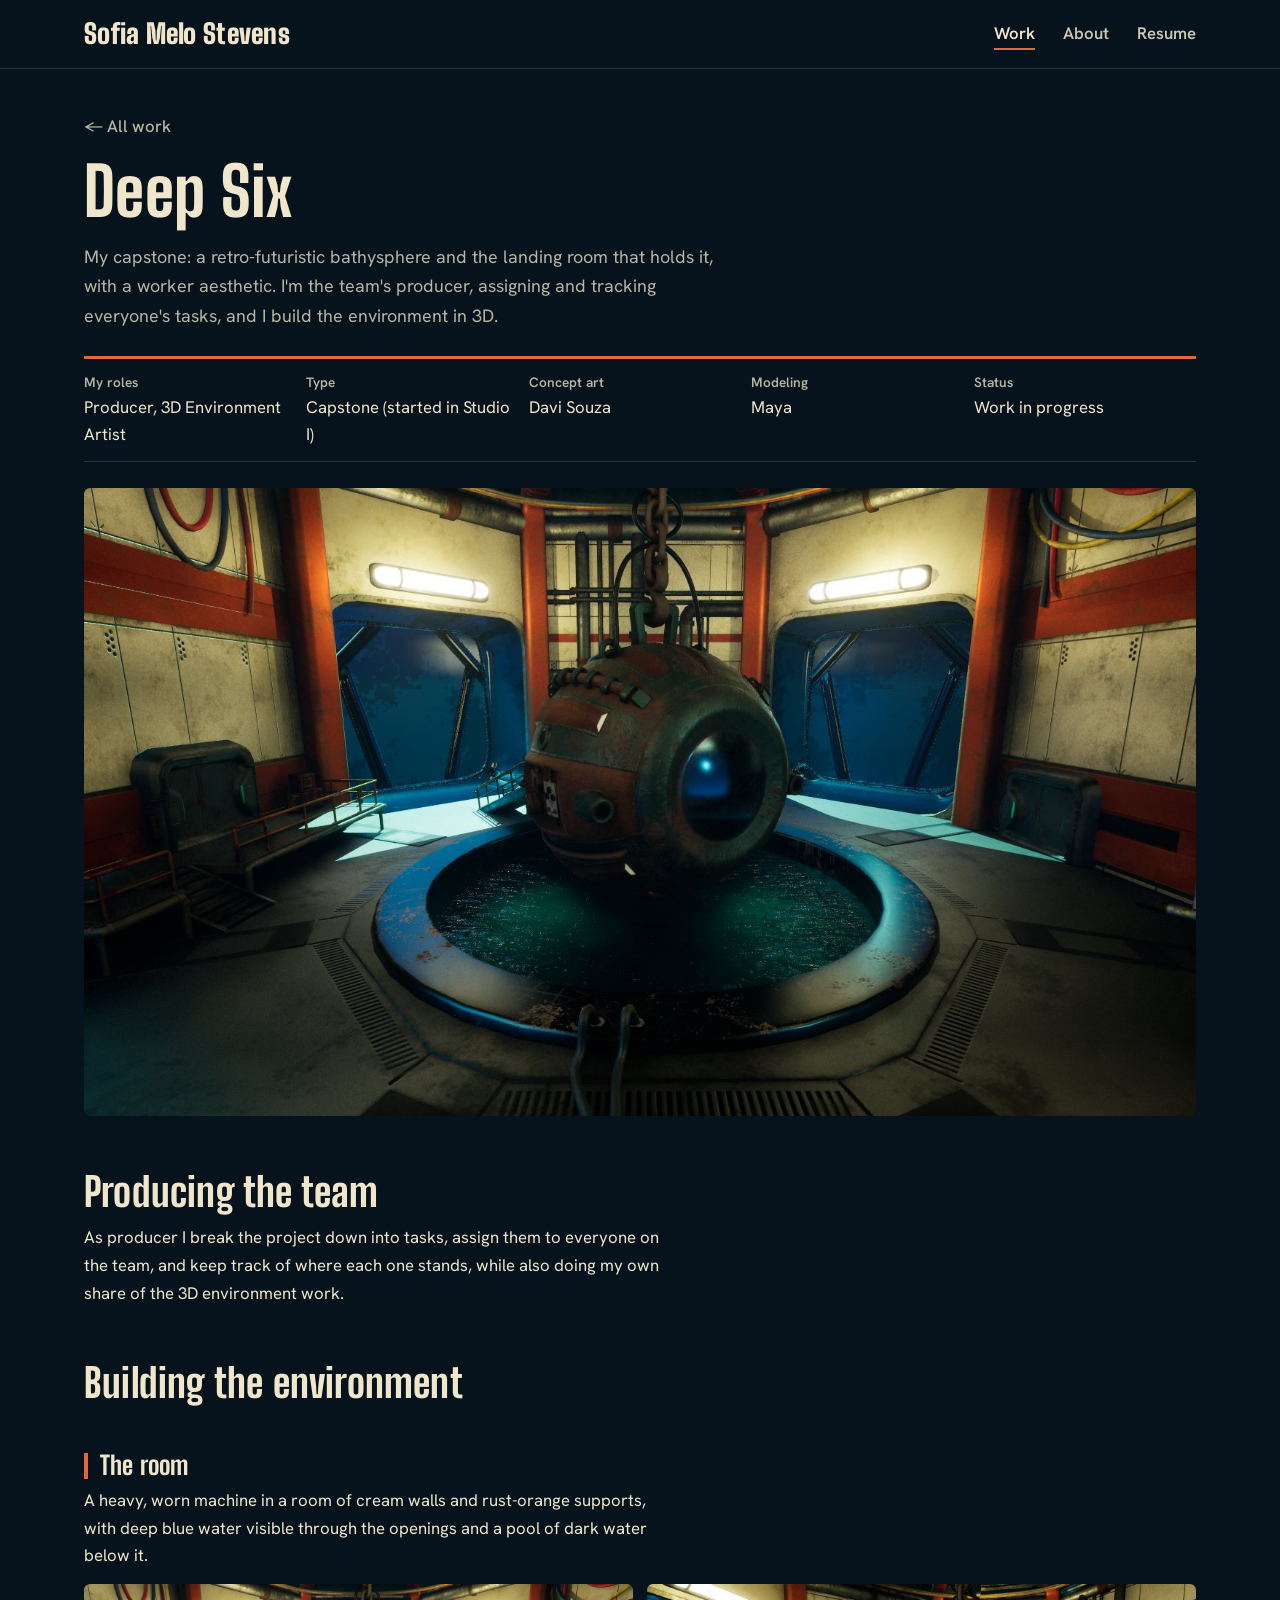
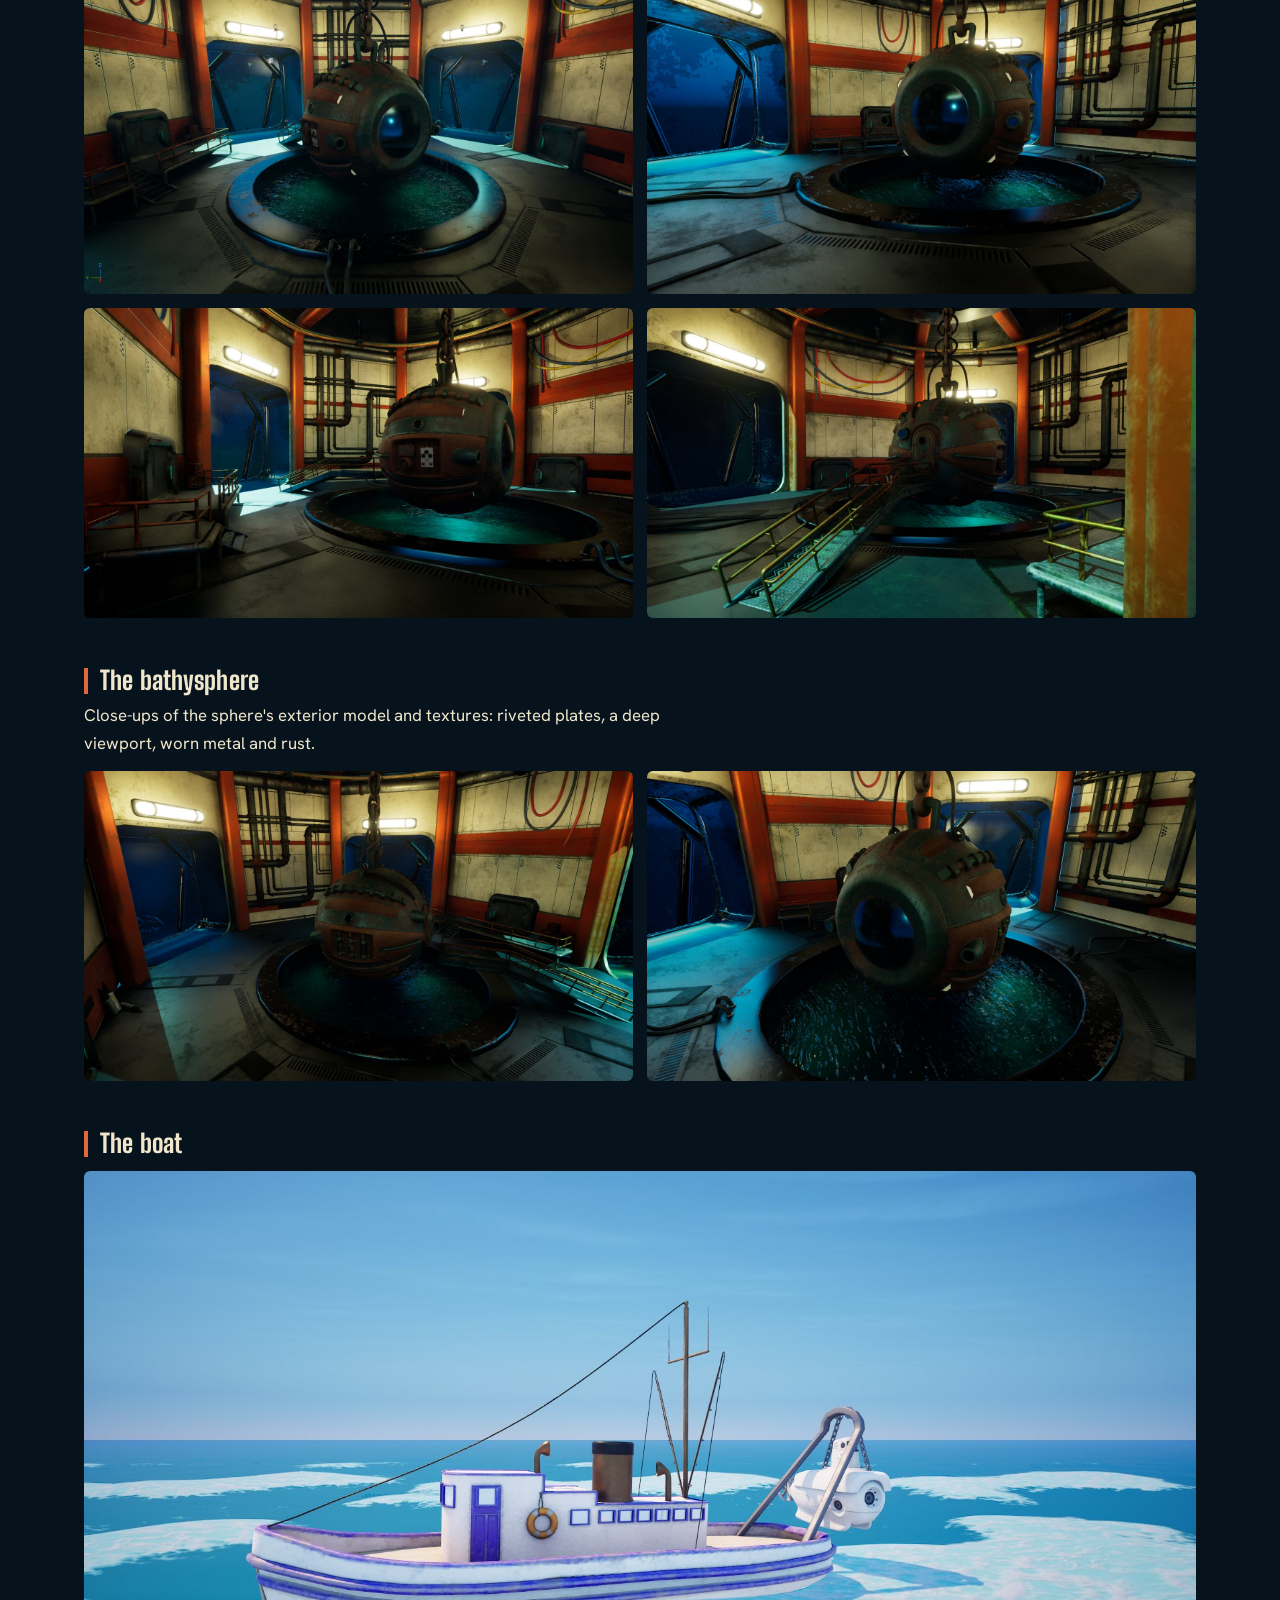
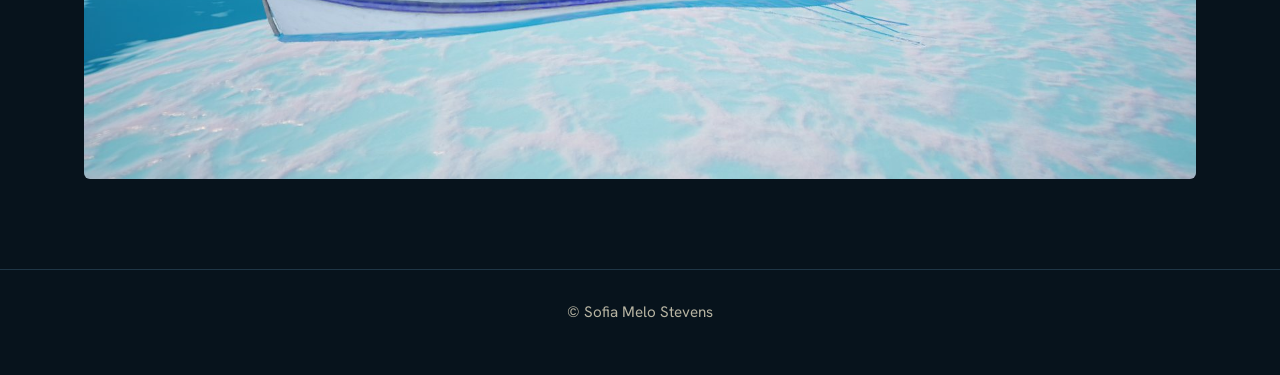
<file: bathysphere.html>
<!doctype html>
<html lang="en">
<head>
<meta charset="utf-8">
<meta name="viewport" content="width=device-width, initial-scale=1">
<title>Deep Six | Sofia Melo Stevens</title>
<link rel="stylesheet" href="style.css">
</head>
<body>
<header class="site"><div class="inner">
  <a class="brand" href="index.html">Sofia Melo Stevens</a>
  <nav>
    <a class="active" href="index.html">Work</a>
    <a href="about.html">About</a>
    <a href="resume.html">Resume</a>
  </nav>
</div></header>

<main>
  <a class="back" href="index.html">&larr; All work</a>
  <h1>Deep Six</h1>
  <p class="lead">My capstone: a retro-futuristic bathysphere and the landing room that holds it, with a worker aesthetic. I'm the team's producer, assigning and tracking everyone's tasks, and I build the environment in 3D.</p>

  <div class="facts">
    <div class="fact"><b>My roles</b>Producer, 3D Environment Artist</div>
    <div class="fact"><b>Type</b>Capstone (started in Studio I)</div>
    <div class="fact"><b>Concept art</b>Davi Souza</div>
    <div class="fact"><b>Modeling</b>Maya</div>
    <div class="fact"><b>Status</b>Work in progress</div>
  </div>

  <img class="hero-img" src="images/bathy-2.jpg" alt="Bathysphere hanging over the landing pool">

  <h2>Producing the team</h2>
  <p>As producer I break the project down into tasks, assign them to everyone on the team, and keep track of where each one stands, while also doing my own share of the 3D environment work.</p>

  <h2>Building the environment</h2>
  <div class="step">
    <h3>The room</h3>
    <p>A heavy, worn machine in a room of cream walls and rust-orange supports, with deep blue water visible through the openings and a pool of dark water below it.</p>
    <div class="gallery wide">
      <img src="images/bathy-1.jpg" alt="Bathysphere front view" loading="lazy">
      <img src="images/bathy-3.jpg" alt="Bathysphere side view" loading="lazy">
      <img src="images/bathy-4.jpg" alt="Landing dock room, wide shot" loading="lazy">
      <img src="images/bathy-5.jpg" alt="Landing dock ramp and railings" loading="lazy">
    </div>

    <h3>The bathysphere</h3>
    <p>Close-ups of the sphere's exterior model and textures: riveted plates, a deep viewport, worn metal and rust.</p>
    <div class="gallery wide">
      <img src="images/bathy-6.jpg" alt="Bathysphere angled view" loading="lazy">
      <img src="images/bathy-7.jpg" alt="Bathysphere close-up" loading="lazy">
    </div>

    <h3>The boat</h3>
    <figure><img src="images/dock-boat.jpg" alt="White boat on open water with a submersible hanging from its crane" loading="lazy"></figure>
  </div>
</main>

<footer><p style="margin:0 auto">© Sofia Melo Stevens</p></footer>
</body>
</html>
</file>
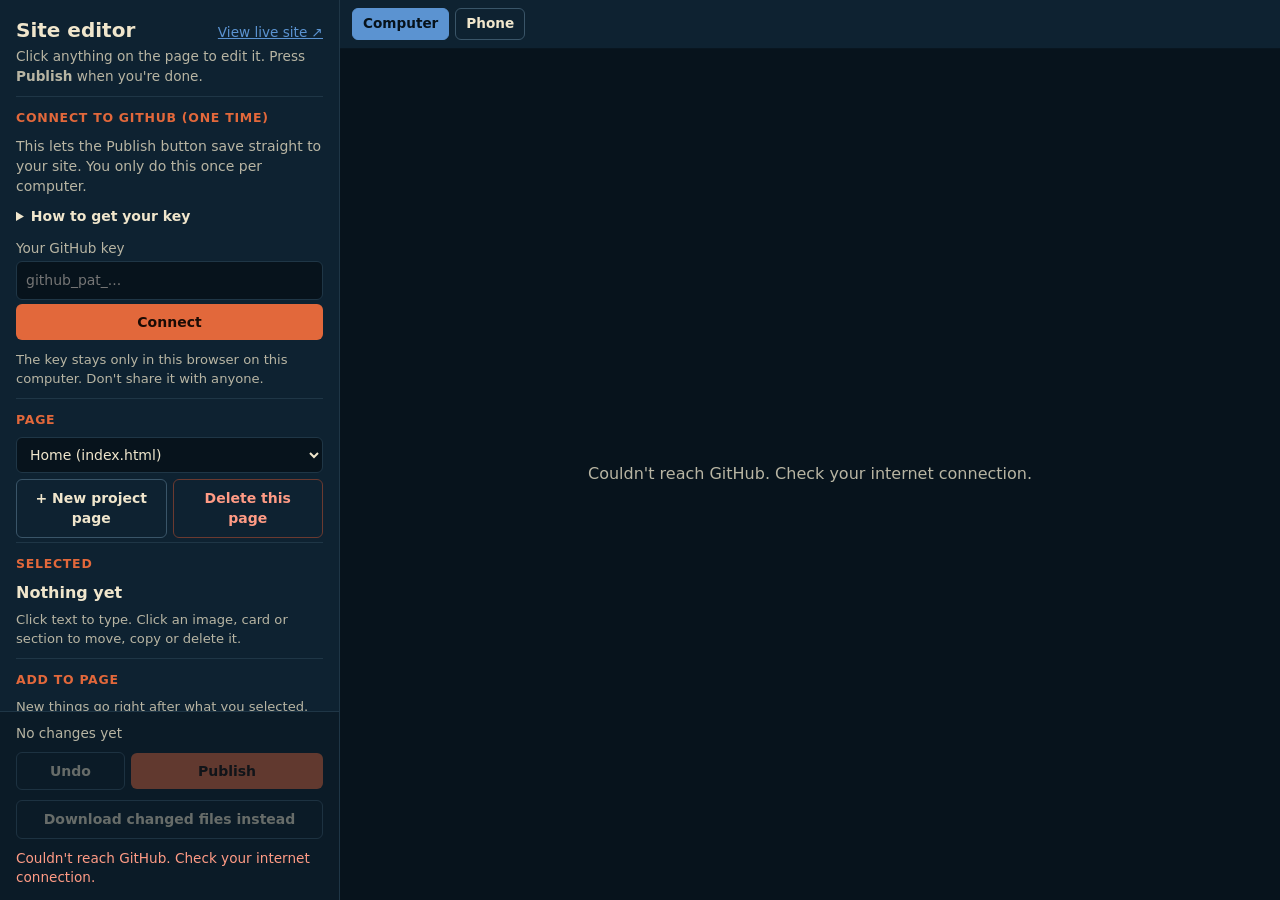
<file: editor.html>
<!doctype html>
<html lang="en">
<head>
<meta charset="utf-8">
<meta name="viewport" content="width=device-width, initial-scale=1">
<title>Site editor | Sofia Melo Stevens</title>
<meta name="robots" content="noindex">
<style>
  :root { --ink:#07131c; --panel:#0e2231; --panel2:#132b3c; --line:#1f3646; --cream:#f0e6cc; --soft:#b8b5a3; --rust:#e2683b; --rust2:#f58d62; --steel:#5b93d1; --good:#a3b650; }
  * { box-sizing: border-box; }
  html, body { height: 100%; margin: 0; }
  body { background: var(--ink); color: var(--cream); font: 14px/1.45 "Segoe UI", system-ui, sans-serif; display: grid; grid-template-columns: 340px 1fr; }
  aside { background: var(--panel); border-right: 1px solid var(--line); display: flex; flex-direction: column; height: 100vh; }
  .scroll { overflow-y: auto; padding: 16px 16px 24px; flex: 1; }
  h1 { font-size: 1.25rem; margin: 0; }
  .top { display: flex; align-items: baseline; justify-content: space-between; gap: 8px; }
  .top a { color: var(--steel); font-size: .85rem; }
  .sub { color: var(--soft); margin: 2px 0 10px; font-size: .85rem; }
  section.box { border-top: 1px solid var(--line); padding: 12px 0 4px; }
  h2 { font-size: .78rem; letter-spacing: .06em; text-transform: uppercase; color: var(--rust); margin: 0 0 8px; font-weight: 700; }
  p { margin: 6px 0; color: var(--soft); }
  label { display: block; font-size: .85rem; color: var(--soft); margin: 8px 0 3px; }
  select, button, input { font: inherit; }
  select, input[type=text], input[type=url], input[type=password] { width: 100%; padding: 8px 9px; background: var(--ink); color: var(--cream); border: 1px solid var(--line); border-radius: 6px; }
  input:focus, select:focus { outline: 2px solid var(--steel); outline-offset: 1px; }
  button { cursor: pointer; border: 0; border-radius: 6px; padding: 8px 11px; background: var(--rust); color: #1a0b05; font-weight: 700; }
  button:hover { background: var(--rust2); }
  button:disabled { opacity: .4; cursor: not-allowed; }
  button.ghost { background: transparent; color: var(--cream); border: 1px solid #3a5568; font-weight: 600; }
  button.ghost:hover:not(:disabled) { background: var(--line); }
  button.danger { background: transparent; color: #ff9b85; border: 1px solid #6b3a30; font-weight: 600; }
  button.danger:hover { background: #3a1d17; }
  button.full { width: 100%; margin: 4px 0; }
  .grid2 { display: grid; grid-template-columns: 1fr 1fr; gap: 6px; }
  .grid3 { display: grid; grid-template-columns: 1fr 1fr 1fr; gap: 6px; }
  .row { display: flex; gap: 6px; align-items: center; margin: 6px 0; }
  .row > * { flex: 1; }
  .row.colors label { margin: 0; flex: 2; }
  .row.colors input { flex: 0 0 46px; height: 30px; border: 1px solid var(--line); border-radius: 6px; background: var(--ink); padding: 2px; cursor: pointer; }
  .add button { background: var(--panel2); color: var(--cream); border: 1px solid var(--line); font-weight: 600; text-align: left; padding: 8px 10px; }
  .add button:hover { background: var(--line); }
  #selName { font-weight: 700; color: var(--cream); font-size: 1rem; margin: 0 0 4px; }
  .hint { font-size: .82rem; color: var(--soft); }
  .hidden { display: none !important; }
  details { margin: 6px 0; }
  summary { cursor: pointer; font-weight: 600; color: var(--cream); padding: 4px 0; }
  ol { padding-left: 18px; color: var(--soft); margin: 6px 0; }
  ol li { margin: 4px 0; }
  ol a, p a { color: var(--steel); }
  .card { background: var(--panel2); border: 1px solid var(--line); border-radius: 8px; padding: 10px 12px; margin: 8px 0; }
  .ok { color: var(--good); }
  .bad { color: #ff9b85; }
  footer.bar { border-top: 1px solid var(--line); padding: 12px 16px; background: #0b1b27; }
  #changes { font-size: .85rem; color: var(--soft); margin-bottom: 8px; max-height: 70px; overflow: auto; }
  #changes b { color: var(--rust2); }
  #status { font-size: .85rem; min-height: 1.2em; margin-top: 6px; color: var(--soft); }
  #status a { color: var(--steel); }
  .bar .row button { flex: 1; }
  #publish { flex: 2 !important; }
  .fmt button { font-family: Georgia, serif; }

  main { position: relative; height: 100vh; min-width: 0; display: flex; flex-direction: column; }
  .viewbar { display: flex; gap: 6px; align-items: center; padding: 8px 12px; border-bottom: 1px solid var(--line); background: var(--panel); }
  .viewbar button { padding: 5px 10px; font-size: .85rem; }
  .viewbar button.on, .viewbar button.on:hover { background: var(--steel); color: #06121b; border-color: var(--steel); }
  .viewbar .spacer { flex: 1; }
  .viewbar span { color: var(--soft); font-size: .85rem; }
  .stage { flex: 1; display: flex; justify-content: center; background: #050d13; overflow: hidden; }
  iframe { width: 100%; height: 100%; border: 0; background: var(--ink); transition: width .25s ease; }
  iframe.phone { width: 390px; border-left: 1px solid var(--line); border-right: 1px solid var(--line); }
  #loading { position: absolute; inset: 48px 0 0; display: flex; align-items: center; justify-content: center; background: rgba(7,19,28,.9); color: var(--soft); font-size: 1rem; z-index: 4; }
  #small { display: none; }
  @media (max-width: 900px) {
    body { display: block; }
    #small { display: block; padding: 40px 24px; }
    aside, main { display: none; }
  }
</style>
</head>
<body>
<div id="small">
  <h1>Use a laptop for this</h1>
  <p>The site editor needs a bigger screen. Open this page on a computer.</p>
</div>

<aside>
  <div class="scroll">
    <div class="top"><h1>Site editor</h1><a id="liveLink" href="#" target="_blank" rel="noopener">View live site ↗</a></div>
    <p class="sub">Click anything on the page to edit it. Press <b>Publish</b> when you're done.</p>

    <!-- one-time setup -->
    <section class="box" id="setup">
      <h2>Connect to GitHub (one time)</h2>
      <p>This lets the Publish button save straight to your site. You only do this once per computer.</p>
      <details>
        <summary>How to get your key</summary>
        <ol>
          <li>Open <a href="https://github.com/settings/personal-access-tokens/new" target="_blank" rel="noopener">GitHub → new fine-grained token</a> (sign in if asked).</li>
          <li><b>Token name:</b> Portfolio editor. <b>Expiration:</b> pick a custom date about a year out.</li>
          <li><b>Repository access:</b> Only select repositories → <b id="repoName">SofiaMeloStevens</b>.</li>
          <li><b>Permissions → Repository permissions → Contents:</b> Read and write.</li>
          <li>Click <b>Generate token</b>, copy it, and paste it below.</li>
        </ol>
      </details>
      <label for="token">Your GitHub key</label>
      <input type="password" id="token" placeholder="github_pat_..." autocomplete="off">
      <button class="full" id="connect">Connect</button>
      <p class="hint">The key stays only in this browser on this computer. Don't share it with anyone.</p>
      <div id="setupMsg" class="hint"></div>
    </section>

    <!-- page picker -->
    <section class="box">
      <h2>Page</h2>
      <select id="page" aria-label="Page to edit"></select>
      <div class="grid2" style="margin-top:6px">
        <button class="ghost" id="newPageBtn">+ New project page</button>
        <button class="danger" id="delPageBtn">Delete this page</button>
      </div>
      <div class="card hidden" id="newPageForm">
        <label for="npTitle">Project name</label>
        <input type="text" id="npTitle" placeholder="e.g. Coast Quest">
        <label for="npRole">Your role(s)</label>
        <input type="text" id="npRole" placeholder="e.g. Project Lead">
        <label style="display:flex;gap:8px;align-items:center;color:var(--cream)"><input type="checkbox" id="npCard" checked style="width:auto"> Add a card for it on the home page</label>
        <div class="grid2" style="margin-top:8px">
          <button id="npCreate">Create page</button>
          <button class="ghost" id="npCancel">Cancel</button>
        </div>
      </div>
    </section>

    <!-- selection -->
    <section class="box" id="selBox">
      <h2>Selected</h2>
      <p id="selName">Nothing yet</p>
      <p class="hint" id="selHint">Click text to type. Click an image, card or section to move, copy or delete it.</p>

      <div id="fmtTools" class="hidden">
        <div class="grid3 fmt">
          <button class="ghost" id="bBold" title="Bold (Ctrl+B)"><b>B</b></button>
          <button class="ghost" id="bItal" title="Italic (Ctrl+I)"><i>I</i></button>
          <button class="ghost" id="bLink" title="Turn selected words into a link">Link</button>
        </div>
        <p class="hint">Highlight words first, then press B, I or Link.</p>
      </div>

      <div id="imgTools" class="hidden">
        <button class="full" id="bReplace">Replace image</button>
        <p class="hint">Or drag a picture from your computer onto any image.</p>
        <label for="altText">Image description (for screen readers)</label>
        <input type="text" id="altText">
      </div>

      <div id="linkTools" class="hidden">
        <label for="linkUrl">Link goes to</label>
        <input type="url" id="linkUrl" list="pageList" placeholder="page.html or https://...">
        <datalist id="pageList"></datalist>
      </div>

      <div id="videoTools" class="hidden">
        <label for="videoUrl">YouTube or Vimeo link</label>
        <input type="url" id="videoUrl" placeholder="https://www.youtube.com/watch?v=...">
      </div>

      <div id="galTools" class="hidden">
        <button class="ghost full" id="bGalAdd">+ Add images to this gallery</button>
      </div>

      <div id="blockTools" class="hidden">
        <div class="grid2" style="margin-top:8px">
          <button class="ghost" id="bUp">↑ Move up</button>
          <button class="ghost" id="bDown">↓ Move down</button>
          <button class="ghost" id="bDup">Duplicate</button>
          <button class="danger" id="bDel">Delete</button>
        </div>
        <button class="ghost full" id="bParent">Select the bigger area around this</button>
      </div>
    </section>

    <!-- add -->
    <section class="box">
      <h2>Add to page</h2>
      <p class="hint" id="addHint">New things go right after what you selected.</p>
      <div class="grid2 add">
        <button data-add="card" id="addCard">Project card</button>
        <button data-add="step">Step section</button>
        <button data-add="h2">Big heading</button>
        <button data-add="p">Paragraph</button>
        <button data-add="ul">Bullet list</button>
        <button data-add="img">Image</button>
        <button data-add="figure">Image + caption</button>
        <button data-add="gallery">Image gallery</button>
        <button data-add="video">Video</button>
        <button data-add="facts">Facts box</button>
        <button data-add="callout">Callout box</button>
        <button data-add="phase">Part label</button>
        <button data-add="story">Quote</button>
        <button data-add="btn">Button</button>
        <button data-add="hr">Divider line</button>
      </div>
    </section>

    <!-- colors -->
    <section class="box">
      <details>
        <summary>Site colors</summary>
        <p class="hint">These change every page.</p>
        <div class="row colors"><label for="c-ink">Background</label><input type="color" id="c-ink" data-var="--ink"></div>
        <div class="row colors"><label for="c-panel">Panels</label><input type="color" id="c-panel" data-var="--panel"></div>
        <div class="row colors"><label for="c-cream">Text</label><input type="color" id="c-cream" data-var="--cream"></div>
        <div class="row colors"><label for="c-rust">Accent (buttons, lines)</label><input type="color" id="c-rust" data-var="--rust"></div>
        <div class="row colors"><label for="c-steel">Second accent</label><input type="color" id="c-steel" data-var="--steel"></div>
        <button class="ghost full" id="cReset">Reset colors</button>
      </details>
      <details>
        <summary>Move images off Wix</summary>
        <p class="hint">Some images still load from your old Wix site. If you close Wix they'll break. This copies them into your own site.</p>
        <button class="ghost full" id="wixBtn">Find and copy Wix images</button>
        <div id="wixMsg" class="hint"></div>
      </details>
      <details>
        <summary>Help</summary>
        <ol>
          <li><b>Text:</b> click and type. Enter makes a new paragraph or bullet. Shift+Enter makes a line break.</li>
          <li><b>Images:</b> click one, then Replace image. Big photos are shrunk automatically so the site stays fast.</li>
          <li><b>Moving things:</b> click it, then Move up or Move down. To move a whole section, use "Select the bigger area".</li>
          <li><b>More bullets, facts or tags:</b> click one and press Duplicate.</li>
          <li><b>Switching pages</b> keeps your edits. Nothing is live until you press Publish.</li>
          <li>After publishing, the live site updates in about a minute. Refresh with Ctrl+Shift+R (Cmd+Shift+R on Mac).</li>
        </ol>
        <button class="ghost full" id="forget">Disconnect GitHub on this computer</button>
      </details>
    </section>
  </div>

  <footer class="bar">
    <div id="changes">No changes yet</div>
    <div class="row">
      <button class="ghost" id="undo" disabled>Undo</button>
      <button id="publish" disabled>Publish</button>
    </div>
    <button class="ghost full hidden" id="download">Download changed files instead</button>
    <div id="status"></div>
  </footer>
</aside>

<main>
  <div class="viewbar">
    <button class="ghost on" id="vDesk">Computer</button>
    <button class="ghost" id="vPhone">Phone</button>
    <span class="spacer"></span>
    <span id="pageLabel"></span>
  </div>
  <div class="stage"><iframe id="frame" title="Page preview"></iframe></div>
  <div id="loading">Loading…</div>
</main>

<input type="file" id="filePick" accept="image/*" class="hidden">

<script>
(() => {
"use strict";

/* ---------- where the site lives ---------- */
const DEFAULT = { owner: "smelos20", repo: "SofiaMeloStevens", branch: "main" };
const CFG = { ...DEFAULT };
if (location.hostname.endsWith(".github.io")) {
  CFG.owner = location.hostname.split(".")[0];
  const seg = location.pathname.split("/").filter(Boolean)[0];
  if (seg && !seg.endsWith(".html")) CFG.repo = seg;
}
const SITE = `https://${CFG.owner}.github.io/${CFG.repo}/`;
const API = "https://api.github.com";
const $ = id => document.getElementById(id);
$("liveLink").href = SITE;
$("repoName").textContent = CFG.repo;

/* ---------- small storage helpers ---------- */
const store = {
  get(k) { try { return localStorage.getItem(k); } catch { return null; } },
  set(k, v) { try { localStorage.setItem(k, v); } catch {} },
  del(k) { try { localStorage.removeItem(k); } catch {} }
};
let token = store.get("ed-token") || "";

/* ---------- state ---------- */
const files = new Map();     // path -> { baseline, current, isNew, deleted, exists }
const uploads = new Map();   // "images/x.jpg" -> { blob, url }
let pagePaths = [];
let current = null;          // path of the page being edited
let doc = null;              // iframe document
let sel = { el: null, block: null, img: null, link: null };
let history = [];
let lastRange = null;
let css = { baseline: "", current: "" };
let dirtyTimer = null, snapTimer = null, typingSnap = false;

/* ---------- GitHub API ---------- */
async function gh(path, opts = {}) {
  const headers = { Accept: "application/vnd.github+json" };
  if (token) headers.Authorization = "Bearer " + token;
  if (opts.body) headers["Content-Type"] = "application/json";
  const res = await fetch(API + path, { method: opts.method || "GET", headers, body: opts.body ? JSON.stringify(opts.body) : undefined, cache: "no-store" });
  if (!res.ok) {
    let msg = res.status + "";
    try { msg = (await res.json()).message || msg; } catch {}
    const e = new Error(msg); e.status = res.status; throw e;
  }
  return res.status === 204 ? null : res.json();
}
const repoPath = p => `/repos/${CFG.owner}/${CFG.repo}${p}`;
function b64ToText(b64) {
  const bin = atob(b64.replace(/\n/g, ""));
  const bytes = new Uint8Array(bin.length);
  for (let i = 0; i < bin.length; i++) bytes[i] = bin.charCodeAt(i);
  return new TextDecoder().decode(bytes);
}
async function blobToB64(blob) {
  const bytes = new Uint8Array(await blob.arrayBuffer());
  let bin = "";
  for (let i = 0; i < bytes.length; i += 0x8000) bin += String.fromCharCode.apply(null, bytes.subarray(i, i + 0x8000));
  return btoa(bin);
}
async function readRepoFile(path) {
  const r = await gh(repoPath(`/contents/${encodeURI(path)}?ref=${CFG.branch}&t=${Date.now()}`));
  return b64ToText(r.content);
}
function friendlyError(e) {
  if (e.status === 401) return "GitHub didn't accept your key. It may have expired. Make a new one and connect again.";
  if (e.status === 403 && /rate limit/i.test(e.message)) return "GitHub is limiting requests right now. Connect your key (it raises the limit) or wait a few minutes.";
  if (e.status === 403 || e.status === 404) return "Your key can't reach the " + CFG.repo + " repo. Check that the key has that repo selected and Contents set to Read and write.";
  if (e instanceof TypeError) return "Couldn't reach GitHub. Check your internet connection.";
  return "Something went wrong: " + e.message;
}

/* ---------- setup ---------- */
function showSetup() {
  $("setup").classList.toggle("hidden", !!token);
  $("download").classList.toggle("hidden", !!token);
  refreshChanges();
}
$("connect").onclick = async () => {
  const t = $("token").value.trim();
  if (!t) { $("setupMsg").innerHTML = '<span class="bad">Paste your key first.</span>'; return; }
  token = t;
  $("setupMsg").textContent = "Checking…";
  try {
    const r = await gh(repoPath(""));
    if (r.permissions && !r.permissions.push) throw Object.assign(new Error("no push"), { status: 403 });
    store.set("ed-token", t);
    $("setupMsg").innerHTML = '<span class="ok">Connected.</span>';
    $("token").value = "";
    showSetup();
    status("Connected to GitHub. You can publish now.", "ok");
  } catch (e) {
    token = "";
    $("setupMsg").innerHTML = '<span class="bad">' + friendlyError(e) + "</span>";
  }
};
$("forget").onclick = () => { store.del("ed-token"); token = ""; showSetup(); status("Disconnected on this computer."); };

/* ---------- status + changes ---------- */
function status(msg, cls) { $("status").innerHTML = msg ? `<span class="${cls || ""}">${msg}</span>` : ""; }
function syncCurrent() {
  if (doc && current && files.has(current)) files.get(current).current = serialize(doc);
}
function changedList() {
  syncCurrent();
  const out = [];
  for (const [p, f] of files) {
    if (f.deleted) { if (f.exists) out.push({ path: p, kind: "deleted" }); continue; }
    if (f.isNew) out.push({ path: p, kind: "new" });
    else if (f.current !== f.baseline) out.push({ path: p, kind: "edited" });
  }
  if (css.current !== css.baseline) out.push({ path: "style.css", kind: "colors" });
  return out;
}
function refreshChanges() {
  const list = changedList();
  const el = $("changes");
  if (!list.length) el.textContent = "No changes yet";
  else el.innerHTML = "<b>Not published yet:</b> " + list.map(c => c.path + (c.kind === "new" ? " (new)" : c.kind === "deleted" ? " (delete)" : "")).join(", ");
  $("publish").disabled = !list.length || !token;
  $("publish").title = token ? "" : "Connect to GitHub first (top of this panel)";
  $("download").disabled = !list.length;
  $("undo").disabled = !history.length;
}
function markDirty() {
  clearTimeout(dirtyTimer);
  dirtyTimer = setTimeout(refreshChanges, 400);
}
window.addEventListener("beforeunload", e => {
  if (changedList().length) { e.preventDefault(); e.returnValue = ""; }
});

/* ---------- page list ---------- */
async function loadPageList() {
  let names;
  try {
    const r = await gh(repoPath(`/contents/?ref=${CFG.branch}&t=${Date.now()}`));
    names = r.filter(x => x.type === "file" && x.name.endsWith(".html") && x.name !== "editor.html").map(x => x.name);
  } catch (e) {
    status(friendlyError(e), "bad");
    names = ["index.html"];
  }
  pagePaths = names;
  for (const n of names) if (!files.has(n)) files.set(n, { exists: true });
  fillPageSelect();
}
function pageTitle(p) {
  const f = files.get(p);
  const html = f && (f.current || f.baseline);
  const m = html && html.match(/<title>([^<|]*)/i);
  if (p === "index.html") return "Home (index.html)";
  return (m ? m[1].trim() : p.replace(".html", "")) + " (" + p + ")";
}
function fillPageSelect() {
  const s = $("page");
  const all = [...files.keys()].filter(p => !files.get(p).deleted);
  all.sort((a, b) => (a === "index.html" ? -1 : b === "index.html" ? 1 : a.localeCompare(b)));
  s.innerHTML = all.map(p => `<option value="${p}">${pageTitle(p)}</option>`).join("");
  if (current) s.value = current;
  $("pageList").innerHTML = all.map(p => `<option value="${p}">`).join("") + '<option value="mailto:sofiamelos.art@gmail.com">';
}
$("page").onchange = () => openPage($("page").value);

/* ---------- open + render ---------- */
async function getPageHtml(p) {
  const f = files.get(p) || {};
  if (f.current != null) return f.current;
  const raw = await readRepoFile(p);
  f.raw = raw; files.set(p, f);
  return raw;
}
async function openPage(p) {
  syncCurrent();
  $("loading").classList.remove("hidden");
  $("loading").textContent = "Loading " + p + "…";
  try {
    const html = await getPageHtml(p);
    current = p; history = [];
    await render(html);
    const f = files.get(p);
    if (f.baseline == null) { f.baseline = serialize(doc); f.current = f.baseline; }
    $("pageLabel").textContent = p;
    $("page").value = p;
    $("delPageBtn").disabled = p === "index.html";
    $("addCard").classList.toggle("hidden", !doc.querySelector(".wall"));
    select(null);
    refreshChanges();
    $("loading").classList.add("hidden");
  } catch (e) {
    $("loading").textContent = friendlyError(e);
  }
}
function render(html) {
  return new Promise(resolve => {
    const frame = $("frame");
    const prepared = html.replace(/<head([^>]*)>/i, `<head$1><base href="${SITE}" data-ed>`);
    frame.onload = () => { doc = frame.contentDocument; instrument(); resolve(); };
    frame.srcdoc = prepared;
  });
}

/* ---------- making the page editable ---------- */
const TEXT = "h1,h2,h3,h4,p,li,figcaption,.fact,.pin span,.tags span,.phase,a.btn,a.back,.go,.social a,footer p";
const CONTAINERS = "main,section,.step,.wall,.gallery,.facts,ul,ol,.about,.about > div,.cover .copy,.cta,.callout,.tags";
const FLOW = "main:not(.flush),#work,.step,.about > div,.callout";
const EDITOR_CSS = `
  [contenteditable]{outline:1px dashed transparent;outline-offset:3px;cursor:text}
  [contenteditable]:hover{outline-color:rgba(91,147,209,.7)}
  [contenteditable]:focus{outline:2px solid #5b93d1;outline-offset:3px}
  .ed-sel{outline:2px solid #e2683b !important;outline-offset:6px;border-radius:4px}
  .ed-img{outline:3px solid #5b93d1 !important;outline-offset:2px}
  .ed-drop{outline:4px dashed #a3b650 !important}
  img{cursor:pointer}
  .video iframe{pointer-events:none}
  .tile:hover .art img{transform:none}
  [contenteditable]:empty::before{content:"Type here…";opacity:.45}
`;
function instrument() {
  // live colors + current stylesheet, so the preview always matches what will be published
  const link = doc.querySelector('link[rel="stylesheet"][href$="style.css"]');
  if (link && css.current) {
    link.disabled = true;
    const st = doc.createElement("style"); st.setAttribute("data-ed", "css"); st.textContent = css.current;
    link.after(st);
  }
  const ed = doc.createElement("style"); ed.setAttribute("data-ed", ""); ed.textContent = EDITOR_CSS;
  doc.head.appendChild(ed);
  makeEditable(doc.body);
  // show images that were uploaded but not published yet
  doc.querySelectorAll("img").forEach(img => {
    const src = img.getAttribute("src");
    if (uploads.has(src)) { img.setAttribute("data-ed-src", src); img.src = uploads.get(src).url; }
  });
  if (!doc.edBound) bindDoc();
}
function makeEditable(root) {
  root.querySelectorAll(TEXT).forEach(el => {
    if (el.closest("header")) return;
    if (el.parentElement && el.parentElement.closest("[contenteditable]")) return;
    el.setAttribute("contenteditable", "true");
    el.setAttribute("spellcheck", "true");
  });
}
function serialize(d) {
  const root = d.documentElement.cloneNode(true);
  root.querySelectorAll("[data-ed]").forEach(n => n.remove());
  root.querySelectorAll("link[disabled]").forEach(n => n.removeAttribute("disabled"));
  root.querySelectorAll("[contenteditable]").forEach(n => { n.removeAttribute("contenteditable"); n.removeAttribute("spellcheck"); });
  root.querySelectorAll(".ed-sel,.ed-img,.ed-drop").forEach(n => { n.classList.remove("ed-sel", "ed-img", "ed-drop"); if (!n.className) n.removeAttribute("class"); });
  root.querySelectorAll("img[data-ed-src]").forEach(n => { n.setAttribute("src", n.getAttribute("data-ed-src")); n.removeAttribute("data-ed-src"); });
  return "<!doctype html>\n" + root.outerHTML;
}

/* ---------- events inside the page ---------- */
function bindDoc() {
  // the iframe document is replaced on every render, so bind each time
  doc.edBound = true;
  doc.addEventListener("click", e => {
    const a = e.target.closest("a");
    if (a) e.preventDefault();
    select(e.target);
  }, true);
  doc.addEventListener("input", () => {
    if (!typingSnap) { typingSnap = true; } // text edits get their own undo step below
    clearTimeout(snapTimer); snapTimer = setTimeout(() => { typingSnap = false; }, 1500);
    markDirty();
  });
  doc.addEventListener("beforeinput", () => { if (!typingSnap) snapshot(); });
  doc.addEventListener("keydown", onKey);
  doc.addEventListener("paste", e => {
    const t = e.target.closest && e.target.closest("[contenteditable]");
    if (!t) return;
    const files = [...(e.clipboardData.files || [])].filter(f => f.type.startsWith("image/"));
    if (files.length && sel.img) { e.preventDefault(); replaceImage(sel.img, files[0]); return; }
    e.preventDefault();
    doc.execCommand("insertText", false, e.clipboardData.getData("text/plain"));
  });
  doc.addEventListener("selectionchange", () => {
    const s = doc.getSelection();
    if (s && s.rangeCount && !s.isCollapsed) lastRange = s.getRangeAt(0).cloneRange();
  });
  doc.addEventListener("dragover", e => {
    const img = dropTarget(e.target);
    if (img && e.dataTransfer.types.includes("Files")) { e.preventDefault(); doc.querySelectorAll(".ed-drop").forEach(n => n.classList.remove("ed-drop")); img.classList.add("ed-drop"); }
  });
  doc.addEventListener("dragleave", e => { const img = dropTarget(e.target); if (img) img.classList.remove("ed-drop"); });
  doc.addEventListener("drop", e => {
    const img = dropTarget(e.target);
    doc.querySelectorAll(".ed-drop").forEach(n => n.classList.remove("ed-drop"));
    if (!img) return;
    e.preventDefault();
    const f = [...e.dataTransfer.files].find(f => f.type.startsWith("image/"));
    if (f) { select(img); replaceImage(img, f); }
  });
}
function dropTarget(t) {
  if (!t || !t.closest) return null;
  if (t.tagName === "IMG") return t;
  const b = t.closest(".tile,figure,.cover");
  return b ? b.querySelector("img") : null;
}
function onKey(e) {
  const el = e.target.closest && e.target.closest("[contenteditable]");
  if (!el) return;
  if (e.key === "Enter" && !e.shiftKey) {
    e.preventDefault();
    const tag = el.tagName;
    const inCard = el.closest(".tile,.facts,.tags,figure");
    if ((tag === "LI" || (tag === "P" && !inCard && !el.querySelector("a.btn")))) {
      snapshot();
      const n = doc.createElement(tag);
      if (tag === "P" && el.classList.contains("story")) n.className = "story";
      // carry text after the caret into the new line
      const s = doc.getSelection();
      if (s.rangeCount) {
        const r = s.getRangeAt(0); r.deleteContents();
        const after = doc.createRange(); after.setStart(r.endContainer, r.endOffset); after.setEndAfter(el.lastChild || el);
        n.appendChild(after.extractContents());
      }
      n.setAttribute("contenteditable", "true"); n.setAttribute("spellcheck", "true");
      el.after(n);
      placeCaret(n, true);
      select(n);
      markDirty();
    }
  } else if (e.key === "Backspace" && el.textContent === "" && !el.querySelector("img")) {
    const prev = el.previousElementSibling;
    if ((el.tagName === "LI" || el.tagName === "P") && prev && prev.tagName === el.tagName && prev.isContentEditable) {
      e.preventDefault(); snapshot();
      el.remove(); placeCaret(prev, false); select(prev); markDirty();
    }
  }
}
function placeCaret(el, atStart) {
  el.focus();
  const r = doc.createRange(); r.selectNodeContents(el); r.collapse(atStart);
  const s = doc.getSelection(); s.removeAllRanges(); s.addRange(r);
}

/* ---------- selection ---------- */
function blockOf(el) {
  let n = el;
  while (n && n !== doc.body && n.nodeType === 1) {
    if (n.parentElement && n.parentElement.matches(CONTAINERS) && !n.matches("main,section#work,header,footer")) return n;
    n = n.parentElement;
  }
  return null;
}
function biggerBlock(b) {
  let n = b.parentElement;
  while (n && n !== doc.body) {
    if (n.parentElement && n.parentElement.matches(CONTAINERS) && !n.matches("main,section#work")) return n;
    n = n.parentElement;
  }
  return null;
}
function describe(el) {
  if (!el) return "Nothing yet";
  const m = [
    [".tile", "Project card"], [".cover", "Top banner"], [".step", "Step section"], [".gallery", "Image gallery"],
    ["figure", "Image with caption"], [".facts", "Facts box"], [".fact", "Fact"], [".callout", "Callout box"],
    [".video", "Video"], ["hr", "Divider line"], [".tags", "Tags"], [".tags span", "Tag"], [".phase", "Part label"],
    ["ul,ol", "Bullet list"], ["li", "Bullet point"], [".story", "Quote"], ["h1", "Page title"], ["h2,h3,h4", "Heading"],
    [".lead", "Intro text"], ["img", "Image"], ["a.btn", "Button"], [".cta", "Buttons"], ["p", "Paragraph"], [".about > div", "Text column"]
  ];
  for (const [q, name] of m) if (el.matches(q)) return name;
  return "Section";
}
function clearMarks() { if (doc) doc.querySelectorAll(".ed-sel,.ed-img").forEach(n => n.classList.remove("ed-sel", "ed-img")); }
function select(target, blockOverride) {
  clearMarks();
  if (!target || !doc || !target.closest) { sel = { el: null, block: null, img: null, link: null }; return paintSel(); }
  const img = target.tagName === "IMG" ? target : null;
  const block = blockOverride || blockOf(target);
  sel = {
    el: target,
    block,
    img: img || (block && block.matches(".tile,figure") ? block.querySelector("img") : null),
    link: target.closest("a") || (block && block.tagName === "A" ? block : null) || (block && block.querySelector && block.matches("p") ? block.querySelector("a.btn") : null)
  };
  if (blockOverride) { sel.img = block.tagName === "IMG" ? block : (block.matches(".tile,figure") ? block.querySelector("img") : null); sel.link = block.tagName === "A" ? block : null; sel.el = block; }
  if (block) block.classList.add("ed-sel");
  if (sel.img) sel.img.classList.add("ed-img");
  paintSel();
}
function paintSel() {
  const { el, block, img, link } = sel;
  const shown = block || el;
  $("selName").textContent = shown ? describe(img && !block ? img : (block || el)) + (img && block && block !== img ? " (image selected)" : "") : "Nothing yet";
  $("selHint").classList.toggle("hidden", !!shown);
  const editable = el && el.closest && el.closest("[contenteditable]");
  $("fmtTools").classList.toggle("hidden", !editable);
  $("imgTools").classList.toggle("hidden", !img);
  if (img) $("altText").value = img.getAttribute("alt") || "";
  $("linkTools").classList.toggle("hidden", !link);
  if (link) $("linkUrl").value = link.getAttribute("href") || "";
  const video = block && (block.matches(".video") ? block : block.querySelector && block.querySelector(".video"));
  $("videoTools").classList.toggle("hidden", !video);
  if (video) $("videoUrl").value = video.querySelector("iframe").getAttribute("src") || "";
  const gal = el && el.closest && el.closest(".gallery");
  $("galTools").classList.toggle("hidden", !gal);
  $("blockTools").classList.toggle("hidden", !block);
  if (block) {
    $("bUp").disabled = !block.previousElementSibling || block.previousElementSibling.matches("[data-ed],.back");
    $("bDown").disabled = !block.nextElementSibling;
    $("bParent").disabled = !biggerBlock(block);
  }
}
$("bParent").onclick = () => { const b = sel.block && biggerBlock(sel.block); if (b) { select(b, b); b.scrollIntoView({ block: "nearest", behavior: "smooth" }); } };

/* ---------- undo ---------- */
function snapshot() {
  if (!doc) return;
  history.push(serialize(doc));
  if (history.length > 60) history.shift();
  $("undo").disabled = false;
}
$("undo").onclick = () => {
  if (!history.length) return;
  const html = history.pop();
  const parsed = new DOMParser().parseFromString(html, "text/html");
  const y = doc.defaultView.scrollY;
  doc.body.innerHTML = parsed.body.innerHTML;
  makeEditable(doc.body);
  doc.querySelectorAll("img").forEach(img => { const s = img.getAttribute("src"); if (uploads.has(s)) { img.setAttribute("data-ed-src", s); img.src = uploads.get(s).url; } });
  doc.defaultView.scrollTo(0, y);
  typingSnap = false;
  select(null);
  refreshChanges();
};

/* ---------- block actions ---------- */
function afterStructure(container) {
  const wall = container && container.closest ? container.closest(".wall") : null;
  if (wall) reclassTiles(wall);
  markDirty(); paintSel();
}
function reclassTiles(wall) {
  [...wall.children].filter(n => n.classList.contains("tile")).forEach((t, i) => {
    t.classList.remove("t1", "t2", "t3", "t4"); t.classList.add("t" + (i % 4 + 1));
  });
}
$("bUp").onclick = () => { const b = sel.block, p = b && b.previousElementSibling; if (!p) return; snapshot(); p.before(b); afterStructure(b.parentElement); b.scrollIntoView({ block: "nearest", behavior: "smooth" }); };
$("bDown").onclick = () => { const b = sel.block, n = b && b.nextElementSibling; if (!n) return; snapshot(); n.after(b); afterStructure(b.parentElement); b.scrollIntoView({ block: "nearest", behavior: "smooth" }); };
$("bDup").onclick = () => {
  const b = sel.block; if (!b) return; snapshot();
  const c = b.cloneNode(true); c.classList.remove("ed-sel"); c.querySelectorAll(".ed-img").forEach(n => n.classList.remove("ed-img"));
  b.after(c); afterStructure(c.parentElement); select(c, c);
};
$("bDel").onclick = () => {
  const b = sel.block; if (!b) return;
  if (b.matches(".step,.tile,.gallery,section,.callout") && !confirm("Delete this whole " + describe(b).toLowerCase() + "? (You can press Undo.)")) return;
  snapshot();
  const parent = b.parentElement, next = b.nextElementSibling || b.previousElementSibling;
  b.remove(); afterStructure(parent);
  if (next && blockOf(next) === next) select(next, next); else select(null);
};

/* ---------- text formatting ---------- */
function restoreRange() {
  doc.defaultView.focus();
  if (lastRange) { const s = doc.getSelection(); s.removeAllRanges(); s.addRange(lastRange); }
}
[["bBold", "bold"], ["bItal", "italic"]].forEach(([id, cmd]) => {
  $(id).onmousedown = e => e.preventDefault();
  $(id).onclick = () => { restoreRange(); snapshot(); doc.execCommand(cmd); markDirty(); };
});
$("bLink").onmousedown = e => e.preventDefault();
$("bLink").onclick = () => {
  if (!lastRange || lastRange.collapsed) { status("Highlight some words first, then press Link."); return; }
  const url = prompt("Where should this link go? (a page like about.html, or a full web address)", "https://");
  if (!url) return;
  restoreRange(); snapshot(); doc.execCommand("createLink", false, url.trim()); markDirty();
};

/* ---------- links, alt text, video ---------- */
$("altText").oninput = () => { if (sel.img) { sel.img.setAttribute("alt", $("altText").value); markDirty(); } };
$("linkUrl").onchange = () => { if (sel.link) { snapshot(); sel.link.setAttribute("href", $("linkUrl").value.trim()); markDirty(); } };
function videoEmbed(url) {
  url = url.trim();
  let m = url.match(/(?:youtube\.com\/(?:watch\?v=|embed\/|shorts\/)|youtu\.be\/)([\w-]{6,})/);
  if (m) return "https://www.youtube-nocookie.com/embed/" + m[1];
  m = url.match(/vimeo\.com\/(?:video\/)?(\d+)/);
  if (m) return "https://player.vimeo.com/video/" + m[1];
  return null;
}
$("videoUrl").onchange = () => {
  const block = sel.block; const v = block && (block.matches(".video") ? block : block.querySelector(".video"));
  if (!v) return;
  const src = videoEmbed($("videoUrl").value);
  if (!src) { status("That doesn't look like a YouTube or Vimeo link.", "bad"); return; }
  snapshot(); v.querySelector("iframe").setAttribute("src", src); markDirty(); status("");
};

/* ---------- images ---------- */
function slug(s) { return (s || "image").toLowerCase().replace(/\.[a-z0-9]+$/, "").replace(/[^a-z0-9]+/g, "-").replace(/^-|-$/g, "").slice(0, 40) || "image"; }
async function processImage(file) {
  const keep = /svg|gif/.test(file.type);
  let blob = file, ext = (file.name.match(/\.([a-z0-9]+)$/i) || [, "jpg"])[1].toLowerCase();
  if (!keep) {
    const url = URL.createObjectURL(file);
    const im = await new Promise((ok, bad) => { const i = new Image(); i.onload = () => ok(i); i.onerror = bad; i.src = url; });
    URL.revokeObjectURL(url);
    const MAX = 2400;
    if (im.naturalWidth > MAX || file.size > 1.5 * 1024 * 1024) {
      const scale = Math.min(1, MAX / im.naturalWidth);
      const c = document.createElement("canvas");
      c.width = Math.round(im.naturalWidth * scale); c.height = Math.round(im.naturalHeight * scale);
      const g = c.getContext("2d"); g.fillStyle = "#07131c"; g.fillRect(0, 0, c.width, c.height);
      g.drawImage(im, 0, 0, c.width, c.height);
      blob = await new Promise(ok => c.toBlob(ok, "image/jpeg", 0.88));
      ext = "jpg";
    }
  }
  const path = `images/${slug(file.name)}-${Math.random().toString(36).slice(2, 7)}.${ext}`;
  const url = URL.createObjectURL(blob);
  uploads.set(path, { blob, url });
  return { path, url };
}
async function replaceImage(img, file) {
  status("Adding image…");
  try {
    const { path, url } = await processImage(file);
    snapshot();
    img.removeAttribute("srcset");
    img.setAttribute("data-ed-src", path);
    img.src = url;
    if (!img.getAttribute("alt")) img.setAttribute("alt", file.name.replace(/\.[^.]+$/, "").replace(/[-_]+/g, " "));
    markDirty(); paintSel();
    status("Image added. Remember to Publish.", "ok");
  } catch { status("That file couldn't be opened as an image.", "bad"); }
}
function pickFiles(multiple) {
  return new Promise(resolve => {
    const inp = $("filePick");
    inp.multiple = !!multiple; inp.value = "";
    inp.onchange = () => resolve([...inp.files]);
    inp.click();
  });
}
$("bReplace").onclick = async () => { const img = sel.img; if (!img) return; const [f] = await pickFiles(false); if (f) replaceImage(img, f); };
async function fillGallery(gal, files) {
  const empties = [...gal.querySelectorAll("img")].filter(i => /placeholder\.svg$/.test(i.getAttribute("src") || ""));
  for (const f of files) {
    let img = empties.shift();
    if (!img) { img = doc.createElement("img"); img.setAttribute("loading", "lazy"); img.setAttribute("alt", ""); gal.appendChild(img); }
    await replaceImage(img, f);
  }
  empties.forEach(i => i.remove());
  markDirty();
}
$("bGalAdd").onclick = async () => {
  const gal = sel.el && sel.el.closest(".gallery"); if (!gal) return;
  const fs = await pickFiles(true); if (fs.length) await fillGallery(gal, fs);
};

/* ---------- adding things ---------- */
const PH = "images/placeholder.svg";
const T = {
  h2: () => `<h2>New section</h2>`,
  p: () => `<p>Write something here.</p>`,
  ul: () => `<ul class="bullets"><li>First point</li><li>Second point</li></ul>`,
  img: () => `<img src="${PH}" alt="" loading="lazy" class="hero-img">`,
  figure: () => `<figure><img src="${PH}" alt="" loading="lazy"><figcaption>Caption, like who made it</figcaption></figure>`,
  gallery: () => `<div class="gallery"><img src="${PH}" alt="" loading="lazy"><img src="${PH}" alt="" loading="lazy"><img src="${PH}" alt="" loading="lazy"></div>`,
  video: () => `<div class="video"><iframe src="" title="Video" loading="lazy" allow="fullscreen; picture-in-picture" allowfullscreen></iframe></div>`,
  facts: () => `<div class="facts"><div class="fact"><b>My role</b>Producer</div><div class="fact"><b>Team</b>8 people</div><div class="fact"><b>Timeline</b>10 weeks</div><div class="fact"><b>Tools</b>Jira, Unreal Engine 5</div></div>`,
  callout: () => `<div class="callout"><h3>A hard call I made</h3><p>What was the problem, what did you decide, and what happened because of it?</p></div>`,
  phase: () => `<span class="phase">Part 1 · Weeks 1 to 10</span>`,
  story: () => `<p class="story">"A quote from a teammate or professor about working with you."</p>`,
  btn: () => `<p><a class="btn" href="mailto:sofiamelos.art@gmail.com">Get in touch</a></p>`,
  hr: () => `<hr class="divider">`,
  step: () => `<div class="step"><h3>New step</h3><p>Describe what happened in this part of the project and what you did.</p><img src="${PH}" alt="" loading="lazy"></div>`,
  card: () => `<a class="tile" href="index.html"><div class="art"><img src="${PH}" alt="" loading="lazy"></div><div class="cap"><h2>Project name</h2><div class="tags"><span class="prod">Production</span><span>Art</span></div><p class="role">Your role · team size</p><p>One or two sentences about the project.</p><span class="go">View project</span></div></a>`
};
function htmlToNode(html) { const t = doc.createElement("template"); t.innerHTML = html.trim(); return t.content.firstElementChild; }
function insertPoint(kind) {
  // returns [parent, refNodeToInsertAfter or null]
  if (kind === "card") {
    const wall = doc.querySelector(".wall"); if (!wall) return null;
    const t = sel.block && sel.block.closest(".tile");
    return [wall, t && t.parentElement === wall ? t : wall.lastElementChild];
  }
  let b = sel.el ? (sel.block || blockOf(sel.el)) : null;
  while (b && !(b.parentElement && b.parentElement.matches(FLOW))) b = b.parentElement;
  if (b && kind === "step" && b.parentElement.matches(".step")) b = b.parentElement;
  if (b) return [b.parentElement, b];
  const steps = doc.querySelectorAll("main .step");
  if (kind !== "step" && steps.length) { const s = steps[steps.length - 1]; return [s, s.lastElementChild]; }
  const main = doc.querySelector("#work") || doc.querySelector("main");
  return [main, main.lastElementChild];
}
document.querySelectorAll("[data-add]").forEach(btn => btn.onclick = async () => {
  if (!doc) return;
  const kind = btn.dataset.add;
  const pt = insertPoint(kind); if (!pt) return;
  snapshot();
  const node = htmlToNode(T[kind]());
  const [parent, ref] = pt;
  if (ref) ref.after(node); else parent.appendChild(node);
  makeEditable(node.parentElement);
  if (node.matches(TEXT)) { node.setAttribute("contenteditable", "true"); }
  if (kind === "card") reclassTiles(parent);
  node.scrollIntoView({ block: "center", behavior: "smooth" });
  select(node, node);
  markDirty();
  if (kind === "img" || kind === "figure" || kind === "card" || kind === "step") {
    const img = node.tagName === "IMG" ? node : node.querySelector("img");
    select(img); sel.block && sel.block.classList.add("ed-sel");
    const [f] = await pickFiles(false); if (f) replaceImage(img, f);
  } else if (kind === "gallery") {
    const fs = await pickFiles(true); if (fs.length) { select(node.querySelector("img")); await fillGallery(node, fs); }
  } else if (kind === "video") {
    $("videoUrl").focus(); status("Paste your YouTube or Vimeo link in the box on the left.");
  } else {
    const first = node.matches("[contenteditable]") ? node : node.querySelector("[contenteditable]");
    if (first) { placeCaret(first, false); const r = doc.createRange(); r.selectNodeContents(first); const s = doc.getSelection(); s.removeAllRanges(); s.addRange(r); }
  }
});

/* ---------- new + deleted pages ---------- */
$("newPageBtn").onclick = () => { $("newPageForm").classList.toggle("hidden"); $("npTitle").focus(); };
$("npCancel").onclick = () => $("newPageForm").classList.add("hidden");
const esc = s => s.replace(/[&<>"]/g, c => ({ "&": "&amp;", "<": "&lt;", ">": "&gt;", '"': "&quot;" }[c]));
function projectTemplate(title, role) {
  return `<!doctype html>
<html lang="en">
<head>
<meta charset="utf-8">
<meta name="viewport" content="width=device-width, initial-scale=1">
<title>${esc(title)} | Sofia Melo Stevens</title>
<link rel="stylesheet" href="style.css">
</head>
<body>
<header class="site"><div class="inner">
  <a class="brand" href="index.html">Sofia Melo Stevens</a>
  <nav>
    <a class="active" href="index.html">Work</a>
    <a href="about.html">About</a>
    <a href="resume.html">Resume</a>
  </nav>
</div></header>

<main>
  <a class="back" href="index.html">&larr; All work</a>
  <h1>${esc(title)}</h1>
  <p class="lead">One or two sentences: what the project is, who it was for, and what you were responsible for.</p>

  <div class="facts">
    <div class="fact"><b>My role</b>${esc(role || "Your role")}</div>
    <div class="fact"><b>Team</b>How many people</div>
    <div class="fact"><b>Timeline</b>How long</div>
    <div class="fact"><b>Tools</b>Jira, Unreal Engine 5, etc.</div>
  </div>

  <img class="hero-img" src="${PH}" alt="">

  <h2>My role</h2>
  <p>What you owned on this project.</p>
  <ul class="bullets">
    <li>Something you led or managed</li>
    <li>Something you planned or tracked</li>
    <li>Something you built yourself</li>
  </ul>

  <div class="step">
    <h3>Planning the work</h3>
    <p>How you broke the project into tasks and assigned them. Add a screenshot of your schedule or task board.</p>
    <img src="${PH}" alt="" loading="lazy">
  </div>

  <div class="callout">
    <h3>A hard call I made</h3>
    <p>What was the problem, what did you decide, and what happened because of it?</p>
  </div>

  <h2>Results</h2>
  <p>What shipped, and what you'd do differently next time.</p>
</main>

<footer><p style="margin:0 auto">© Sofia Melo Stevens</p></footer>
</body>
</html>
`;
}
function cardHtml(title, role, href) {
  return `<a class="tile" href="${href}">
        <div class="art"><img src="${PH}" alt="${esc(title)}" loading="lazy"></div>
        <div class="cap">
          <h2>${esc(title)}</h2>
          <div class="tags"><span class="prod">Production</span><span>Art</span></div>
          <p class="role">${esc(role || "Your role")}</p>
          <p>One or two sentences about the project.</p>
          <span class="go">View project</span>
        </div>
      </a>`;
}
async function editOtherPage(path, fn) {
  if (path === current) { snapshot(); fn(doc); afterStructure(doc.querySelector(".wall")); return; }
  const html = await getPageHtml(path);
  const f = files.get(path);
  const d = new DOMParser().parseFromString(html, "text/html");
  if (f.baseline == null) f.baseline = "<!doctype html>\n" + d.documentElement.outerHTML;
  fn(d);
  f.current = "<!doctype html>\n" + d.documentElement.outerHTML;
}
$("npCreate").onclick = async () => {
  const title = $("npTitle").value.trim();
  if (!title) { $("npTitle").focus(); return; }
  const role = $("npRole").value.trim();
  let name = slug(title) + ".html", n = 2;
  while (files.has(name) && !files.get(name).deleted) name = slug(title) + "-" + n++ + ".html";
  const html = projectTemplate(title, role);
  const old = files.get(name);
  files.set(name, { isNew: !(old && old.exists), exists: !!(old && old.exists), current: html, baseline: old && old.exists ? (old.baseline ?? "") : html });
  if ($("npCard").checked) {
    try {
      await editOtherPage("index.html", d => {
        const wall = d.querySelector(".wall"); if (!wall) return;
        const t = d.createElement("template"); t.innerHTML = cardHtml(title, role, name);
        wall.appendChild(t.content.firstElementChild); reclassTiles(wall);
      });
    } catch (e) { status(friendlyError(e), "bad"); }
  }
  $("newPageForm").classList.add("hidden"); $("npTitle").value = ""; $("npRole").value = "";
  fillPageSelect();
  await openPage(name);
  status(`Created ${name}. Fill it in, then Publish.`, "ok");
};
$("delPageBtn").onclick = async () => {
  if (!current || current === "index.html") return;
  if (!confirm(`Delete ${current}? Its card on the home page will be removed too. Nothing is deleted until you Publish.`)) return;
  const gone = current, f = files.get(gone);
  if (f.isNew) files.delete(gone); else f.deleted = true;
  try {
    await editOtherPage("index.html", d => {
      d.querySelectorAll(`a.tile[href="${gone}"]`).forEach(t => t.remove());
      const wall = d.querySelector(".wall"); if (wall) reclassTiles(wall);
    });
  } catch {}
  current = null; doc = null;
  fillPageSelect();
  await openPage("index.html");
  status(`${gone} will be deleted when you Publish.`);
};

/* ---------- colors ---------- */
function readVar(name) { const m = css.current.match(new RegExp(name + "\\s*:\\s*(#[0-9a-fA-F]{3,8})")); return m ? m[1] : "#000000"; }
function paintColors() { document.querySelectorAll("input[data-var]").forEach(i => i.value = readVar(i.dataset.var)); }
function applyCss() { if (!doc) return; const st = doc.querySelector('style[data-ed="css"]'); if (st) st.textContent = css.current; markDirty(); }
document.querySelectorAll("input[data-var]").forEach(inp => inp.oninput = () => {
  css.current = css.current.replace(new RegExp("(" + inp.dataset.var + "\\s*:\\s*)#[0-9a-fA-F]{3,8}"), "$1" + inp.value);
  applyCss();
});
$("cReset").onclick = () => { css.current = css.baseline; paintColors(); applyCss(); };

/* ---------- move images off Wix ---------- */
$("wixBtn").onclick = async () => {
  const msg = $("wixMsg");
  msg.textContent = "Looking through your pages…";
  syncCurrent();
  const found = new Map(); // url -> [pages]
  for (const p of [...files.keys()].filter(p => !files.get(p).deleted)) {
    try {
      const html = await getPageHtml(p);
      (html.match(/https:\/\/static\.wixstatic\.com\/media\/[^"'\s)]+/g) || []).forEach(u => { if (!found.has(u)) found.set(u, new Set()); found.get(u).add(p); });
    } catch {}
  }
  if (!found.size) { msg.innerHTML = '<span class="ok">No Wix images left. You\'re all set.</span>'; return; }
  let ok = 0, fail = 0;
  const swaps = new Map();
  for (const u of found.keys()) {
    msg.textContent = `Copying ${ok + fail + 1} of ${found.size}…`;
    try {
      const res = await fetch(u, { mode: "cors" });
      if (!res.ok) throw 0;
      const blob = await res.blob();
      const file = new File([blob], u.split("/").pop().replace(/~mv2/, ""), { type: blob.type || "image/jpeg" });
      const { path } = await processImage(file);
      swaps.set(u, path); ok++;
    } catch { fail++; }
  }
  for (const [u, pages] of found) {
    if (!swaps.has(u)) continue;
    for (const p of pages) {
      const f = files.get(p);
      if (f.baseline == null) {
        const d = new DOMParser().parseFromString(f.raw ?? await getPageHtml(p), "text/html");
        f.baseline = "<!doctype html>\n" + d.documentElement.outerHTML;
        f.current = f.baseline;
      }
      f.current = f.current.split(u).join(swaps.get(u));
    }
  }
  if (current) { const keep = current; current = null; doc = null; await openPage(keep); }
  refreshChanges();
  msg.innerHTML = fail
    ? `Copied <b>${ok}</b>. <span class="bad">${fail} couldn't be copied</span> (Wix blocked them). For those, download the picture from Wix and use Replace image.`
    : `<span class="ok">Copied all ${ok} images.</span> Press Publish to save them.`;
};

/* ---------- publish ---------- */
function referencedUploads(texts) {
  const all = texts.join("\n");
  return [...uploads.keys()].filter(p => all.includes(p));
}
$("publish").onclick = async () => {
  const list = changedList();
  if (!list.length || !token) return;
  const btn = $("publish"); btn.disabled = true;
  status("Publishing…");
  try {
    const texts = [];
    const tree = [];
    for (const c of list) {
      if (c.kind === "deleted") { tree.push({ path: c.path, mode: "100644", type: "blob", sha: null }); continue; }
      const content = c.path === "style.css" ? css.current : files.get(c.path).current;
      texts.push(content);
      tree.push({ path: c.path, mode: "100644", type: "blob", content });
    }
    const imgs = referencedUploads(texts);
    let i = 0;
    for (const p of imgs) {
      status(`Uploading images (${++i} of ${imgs.length})…`);
      const b = await gh(repoPath("/git/blobs"), { method: "POST", body: { content: await blobToB64(uploads.get(p).blob), encoding: "base64" } });
      tree.push({ path: p, mode: "100644", type: "blob", sha: b.sha });
    }
    status("Saving to GitHub…");
    const ref = await gh(repoPath(`/git/ref/heads/${CFG.branch}`));
    const parent = await gh(repoPath(`/git/commits/${ref.object.sha}`));
    const newTree = await gh(repoPath("/git/trees"), { method: "POST", body: { base_tree: parent.tree.sha, tree } });
    const names = list.map(c => c.path);
    const commit = await gh(repoPath("/git/commits"), { method: "POST", body: { message: "Update " + (names.length > 3 ? names.length + " files" : names.join(", ")) + " from site editor", tree: newTree.sha, parents: [ref.object.sha] } });
    await gh(repoPath(`/git/refs/heads/${CFG.branch}`), { method: "PATCH", body: { sha: commit.sha } });
    // everything published becomes the new starting point
    for (const c of list) {
      if (c.path === "style.css") { css.baseline = css.current; continue; }
      const f = files.get(c.path);
      if (c.kind === "deleted") { files.delete(c.path); continue; }
      f.baseline = f.current; f.isNew = false; f.exists = true;
    }
    fillPageSelect();
    refreshChanges();
    status(`Published! Your <a href="${SITE}" target="_blank" rel="noopener">live site</a> updates in about a minute.`, "ok");
  } catch (e) {
    status(friendlyError(e), "bad");
    refreshChanges();
  }
};

/* ---------- download fallback (no key) ---------- */
$("download").onclick = () => {
  const list = changedList().filter(c => c.kind !== "deleted");
  const texts = [];
  const save = (name, blob) => { const a = document.createElement("a"); a.href = URL.createObjectURL(blob); a.download = name; document.body.appendChild(a); a.click(); a.remove(); };
  for (const c of list) {
    const content = c.path === "style.css" ? css.current : files.get(c.path).current;
    texts.push(content);
    save(c.path, new Blob([content], { type: c.path.endsWith(".css") ? "text/css" : "text/html" }));
  }
  referencedUploads(texts).forEach(p => save(p.split("/").pop(), uploads.get(p).blob));
  status("Downloaded. Upload the pages to your repo, and the images into its images folder.");
};

/* ---------- preview size ---------- */
$("vDesk").onclick = () => { $("frame").classList.remove("phone"); $("vDesk").classList.add("on"); $("vPhone").classList.remove("on"); };
$("vPhone").onclick = () => { $("frame").classList.add("phone"); $("vPhone").classList.add("on"); $("vDesk").classList.remove("on"); };

/* ---------- start ---------- */
(async function start() {
  showSetup();
  try { css.baseline = css.current = await readRepoFile("style.css"); paintColors(); }
  catch (e) { status(friendlyError(e), "bad"); }
  await loadPageList();
  await openPage(pagePaths.includes("index.html") ? "index.html" : pagePaths[0]);
})();
})();
</script>
</body>
</html>
</file>
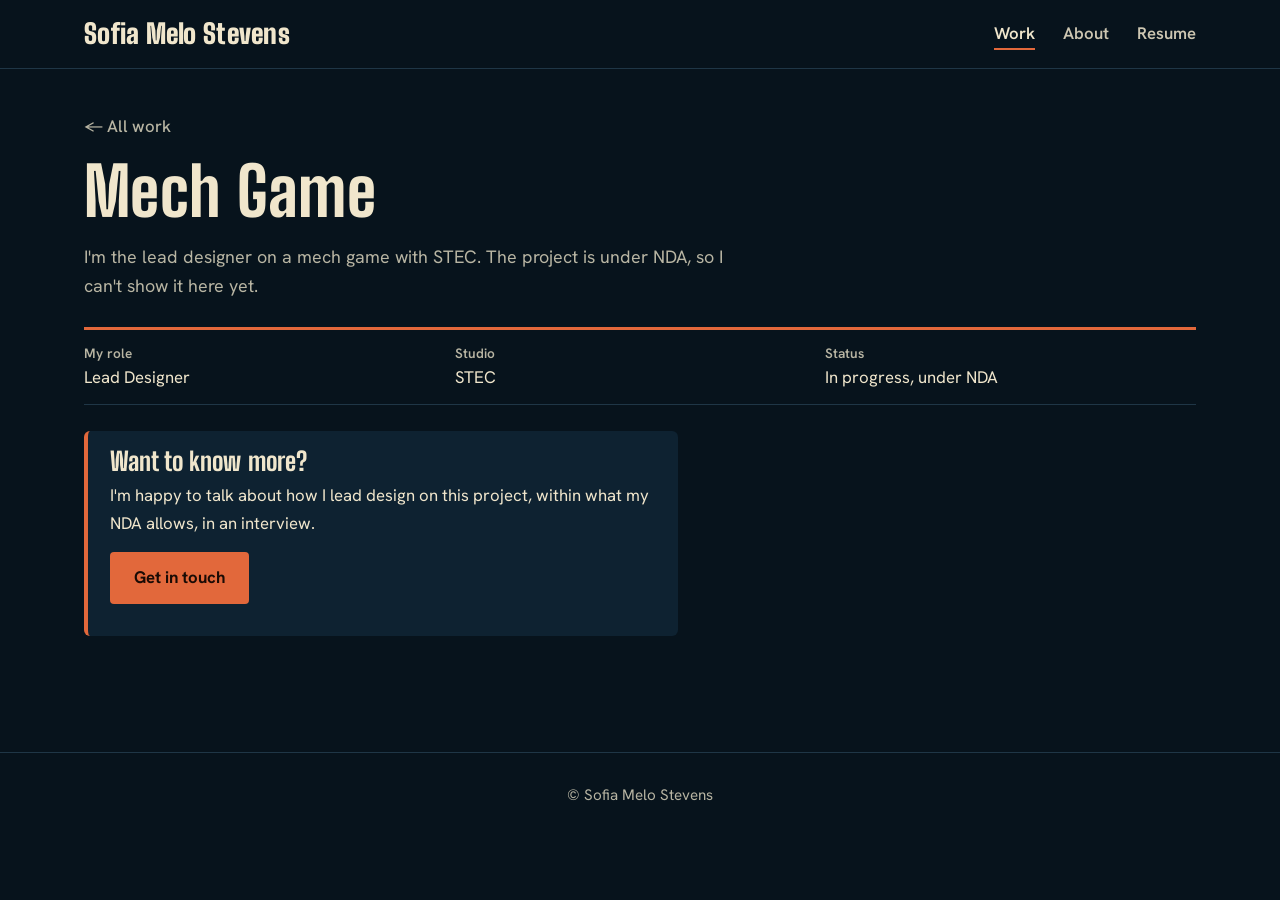
<file: mech-game.html>
<!doctype html>
<html lang="en">
<head>
<meta charset="utf-8">
<meta name="viewport" content="width=device-width, initial-scale=1">
<title>Mech Game | Sofia Melo Stevens</title>
<link rel="stylesheet" href="style.css">
</head>
<body>
<header class="site"><div class="inner">
  <a class="brand" href="index.html">Sofia Melo Stevens</a>
  <nav>
    <a class="active" href="index.html">Work</a>
    <a href="about.html">About</a>
    <a href="resume.html">Resume</a>
  </nav>
</div></header>

<main>
  <a class="back" href="index.html">&larr; All work</a>
  <h1>Mech Game</h1>
  <p class="lead">I'm the lead designer on a mech game with STEC. The project is under NDA, so I can't show it here yet.</p>

  <div class="facts">
    <div class="fact"><b>My role</b>Lead Designer</div>
    <div class="fact"><b>Studio</b>STEC</div>
    <div class="fact"><b>Status</b>In progress, under NDA</div>
  </div>

  <div class="callout">
    <h3>Want to know more?</h3>
    <p>I'm happy to talk about how I lead design on this project, within what my NDA allows, in an interview.</p>
    <p><a class="btn" href="mailto:sofiamelos.art@gmail.com">Get in touch</a></p>
  </div>
</main>

<footer><p style="margin:0 auto">© Sofia Melo Stevens</p></footer>
</body>
</html>
</file>
<file: style.css>
@import url("https://fonts.googleapis.com/css2?family=Big+Shoulders+Display:wght@700;800;900&family=Hanken+Grotesk:ital,wght@0,400;0,500;0,600;0,700;1,400&display=swap");

/* Palette pulled from the renders: ocean ink, bathysphere rust, room cream, steel blue, moss */
:root {
  --ink: #07131c;
  --panel: #0e2231;
  --cream: #f0e6cc;
  --soft: #b8b5a3;
  --rust: #e2683b;
  --rust-bright: #f58d62;
  --steel: #5b93d1;
  --moss: #a3b650;
  --line: #1f3646;
  --paper: #efe4c8;
  --paper-ink: #1b2a33;
  --on-rust: #1a0b05;
  --display: "Big Shoulders Display", "Arial Narrow", Impact, sans-serif;
  --body: "Hanken Grotesk", "Segoe UI", system-ui, sans-serif;
  --max: 1160px;
  --read: 66ch;
}

* { box-sizing: border-box; }
html { scroll-behavior: smooth; color-scheme: dark; }
body {
  margin: 0;
  background: var(--ink);
  color: var(--cream);
  font-family: var(--body);
  font-size: 1.05rem;
  line-height: 1.65;
  -webkit-font-smoothing: antialiased;
}
img { max-width: 100%; display: block; height: auto; }
a { color: var(--rust); text-underline-offset: 3px; }
a:hover { color: var(--rust-bright); }
:focus-visible { outline: 3px solid var(--steel); outline-offset: 3px; border-radius: 4px; }

h1, h2, h3 { font-family: var(--display); color: var(--cream); line-height: 1; letter-spacing: 0.005em; font-weight: 800; }
h1 { font-size: clamp(2.6rem, 6vw, 4.2rem); margin: 0 0 16px; }
h2 { font-size: clamp(1.9rem, 3.4vw, 2.5rem); margin: 56px 0 12px; }
h3 { font-size: 1.6rem; margin: 44px 0 6px; }
p { max-width: var(--read); margin: 8px 0; }

/* header */
header.site { border-bottom: 1px solid var(--line); }
header.site.over { position: absolute; top: 0; left: 0; right: 0; z-index: 5; border-bottom: 0; }
header.site .inner {
  max-width: var(--max); margin: 0 auto; padding: 20px 24px;
  display: flex; flex-wrap: wrap; align-items: center; justify-content: space-between; gap: 10px;
}
.brand { font-family: var(--display); font-weight: 900; font-size: 1.7rem; color: var(--cream); text-decoration: none; letter-spacing: .01em; line-height: 1; }
.brand:hover { color: var(--rust-bright); }
nav a {
  margin-left: 24px; color: var(--cream); text-decoration: none; font-weight: 600;
  padding-bottom: 4px; border-bottom: 2px solid transparent; opacity: .85;
}
nav a:hover, nav a.active { opacity: 1; border-bottom-color: var(--rust); }

main { max-width: var(--max); margin: 0 auto; padding: 44px 24px 90px; }
main.flush { max-width: none; padding: 0 0 90px; }

/* home hero: one big render, the bathysphere */
.cover { position: relative; min-height: min(86vh, 760px); display: flex; align-items: flex-end; overflow: hidden; }
.cover > img { position: absolute; inset: 0; width: 100%; height: 100%; object-fit: cover; object-position: 50% 40%; }
.cover::after { content: ""; position: absolute; inset: 0; background: linear-gradient(to top, rgba(7,19,28,.96) 6%, rgba(7,19,28,.55) 38%, rgba(7,19,28,.15) 70%), linear-gradient(to right, rgba(7,19,28,.55), transparent 55%); }
.cover .copy { position: relative; z-index: 2; width: 100%; max-width: var(--max); margin: 0 auto; padding: 120px 24px 56px; }
.cover h1 { font-size: clamp(3.2rem, 9vw, 7rem); line-height: .92; max-width: 11ch; margin-bottom: 18px; }
.cover .lead { color: var(--cream); font-size: 1.2rem; max-width: 46ch; }
.cover .cta { margin-top: 20px; }

.lead { color: var(--soft); font-size: 1.12rem; }

/* work: an uneven wall of renders, each with a pinned process sketch */
.wall { display: grid; grid-template-columns: repeat(12, 1fr); gap: 56px 28px; margin-top: 32px; }
.tile { position: relative; color: inherit; text-decoration: none; display: block; }
.tile .art { overflow: hidden; border-radius: 6px; background: var(--panel); }
.tile .art img { width: 100%; height: 100%; object-fit: cover; aspect-ratio: var(--ar, 16 / 10); transition: transform .5s ease; }
.tile:hover .art img { transform: scale(1.03); }
.tile .cap { padding: 14px 2px 0; }
.tile h2 { margin: 0; font-size: clamp(2rem, 3.6vw, 2.8rem); }
.tile .role { color: var(--rust); font-weight: 600; margin: 4px 0 6px; }
.tile .cap p { color: var(--soft); }
.tile .go { display: inline-block; margin-top: 8px; font-weight: 600; color: var(--cream); border-bottom: 2px solid var(--rust); padding-bottom: 1px; }
.tile:hover .go { color: var(--rust-bright); }
.t1 { grid-column: 1 / span 8; }
.t2 { grid-column: 9 / span 4; margin-top: 90px; --ar: 4 / 5; }
.t3 { grid-column: 1 / span 5; --ar: 5 / 4; }
.t4 { grid-column: 6 / span 7; margin-top: 60px; }

.pin {
  position: absolute; z-index: 3; width: clamp(110px, 15vw, 170px); background: var(--paper); padding: 7px 7px 22px;
  box-shadow: 0 10px 24px rgba(0,0,0,.5); transform: rotate(var(--rot, -4deg)); transition: transform .3s ease;
}
.pin img { width: 100%; aspect-ratio: 1; object-fit: cover; border-radius: 0; }
.pin span { position: absolute; left: 7px; right: 7px; bottom: 4px; font-size: .72rem; color: var(--paper-ink); font-weight: 600; text-align: center; }
.t1 .pin { right: -14px; top: -26px; --rot: 5deg; }
.t2 .pin { left: -22px; top: 16%; --rot: -6deg; }
.t3 .pin { right: -10px; top: -30px; --rot: 4deg; }
.t4 .pin { left: -16px; top: -28px; --rot: -5deg; }
.tile:hover .pin { transform: rotate(0deg) translateY(-4px); }

@media (max-width: 860px) {
  .wall { display: block; }
  .tile { margin: 0 0 56px; }
  .t2 { --ar: 16 / 10; }
  .pin { right: 6px !important; left: auto !important; top: -22px !important; width: 104px; }
  .cover { min-height: 78vh; }
  header.site .inner { padding-top: 16px; }
  nav a { margin: 0 18px 0 0; }
}
@media (prefers-reduced-motion: reduce) {
  .tile .art img, .pin { transition: none; }
  .tile:hover .art img { transform: none; }
  .tile:hover .pin { transform: rotate(var(--rot, -4deg)); }
  html { scroll-behavior: auto; }
}

/* buttons */
.btn {
  display: inline-block; padding: 12px 24px; border-radius: 4px; background: var(--rust); color: var(--on-rust);
  font-weight: 700; text-decoration: none; margin: 6px 10px 6px 0;
}
.btn:hover { background: var(--rust-bright); color: var(--on-rust); }
.btn.ghost { background: transparent; color: var(--cream); border: 2px solid var(--cream); padding: 10px 22px; }
.btn.ghost:hover { background: var(--cream); color: var(--ink); }

/* project pages */
.back { display: inline-block; margin-bottom: 18px; color: var(--soft); text-decoration: none; font-weight: 500; }
.back:hover { color: var(--rust-bright); }
.facts { display: grid; grid-template-columns: repeat(auto-fit, minmax(170px, 1fr)); gap: 0; margin: 26px 0; border-top: 3px solid var(--rust); }
.fact { padding: 12px 18px 12px 0; border-bottom: 1px solid var(--line); }
.fact b { display: block; font-size: .85rem; font-weight: 600; color: var(--soft); }
ul.bullets { padding-left: 20px; max-width: var(--read); }
ul.bullets li { margin: 7px 0; }
.hero-img { width: 100%; margin: 26px 0; border-radius: 6px; }
img { border-radius: 6px; }
.gallery { display: grid; grid-template-columns: repeat(auto-fit, minmax(300px, 1fr)); gap: 14px; margin: 18px 0; }
.gallery.tall { grid-template-columns: repeat(auto-fit, minmax(220px, 1fr)); }
.gallery.wide { grid-template-columns: repeat(auto-fit, minmax(420px, 1fr)); }
@media (max-width: 520px) { .gallery.wide { grid-template-columns: 1fr; } }
figure { margin: 0; }
figcaption { color: var(--soft); font-size: .88rem; margin-top: 6px; }
.step { display: block; }
.step h3 { border-left: 4px solid var(--rust); padding-left: 12px; margin-top: 50px; }
.step > img, .step > figure, .step > .gallery { margin-top: 14px; }
.story { border-left: 4px solid var(--steel); padding: 4px 0 4px 20px; color: var(--soft); font-size: 1.1rem; max-width: var(--read); }

/* about */
.about { display: grid; grid-template-columns: 300px 1fr; gap: 48px; align-items: start; }
@media (max-width: 760px) { .about { grid-template-columns: 1fr; gap: 24px; } }
.about img.portrait { width: 100%; max-width: 300px; aspect-ratio: 1; object-fit: cover; border-radius: 6px; border: 1px solid var(--line); }
.social a { margin-right: 18px; font-weight: 600; }

footer { border-top: 1px solid var(--line); padding: 30px 24px 50px; text-align: center; color: var(--soft); font-size: .95rem; }
footer .social { margin-bottom: 8px; }

/* role tags on project cards */
.tags { display: flex; flex-wrap: wrap; gap: 6px; margin: 8px 0 2px; }
.tags span { font-size: .74rem; font-weight: 700; letter-spacing: .06em; text-transform: uppercase; padding: 3px 9px; border-radius: 99px; border: 1px solid var(--soft); color: var(--soft); }
.tags span.prod { background: var(--rust); border-color: var(--rust); color: var(--on-rust); }

/* production callouts on project pages */
.callout { background: var(--panel); border-left: 4px solid var(--rust); border-radius: 6px; padding: 18px 22px; margin: 26px 0; max-width: var(--read); }
.callout h3 { margin-top: 0; }
.phase { display: inline-block; font-size: .78rem; font-weight: 700; letter-spacing: .08em; text-transform: uppercase; color: var(--steel); margin-top: 60px; }
.phase + h2 { margin-top: 6px; }
hr.divider { border: 0; border-top: 1px solid var(--line); margin: 56px 0; }

/* video embeds */
.video { position: relative; aspect-ratio: 16 / 9; max-width: 900px; margin: 18px 0; border-radius: 6px; overflow: hidden; background: var(--panel); }
.video iframe { position: absolute; inset: 0; width: 100%; height: 100%; border: 0; }
</file>
